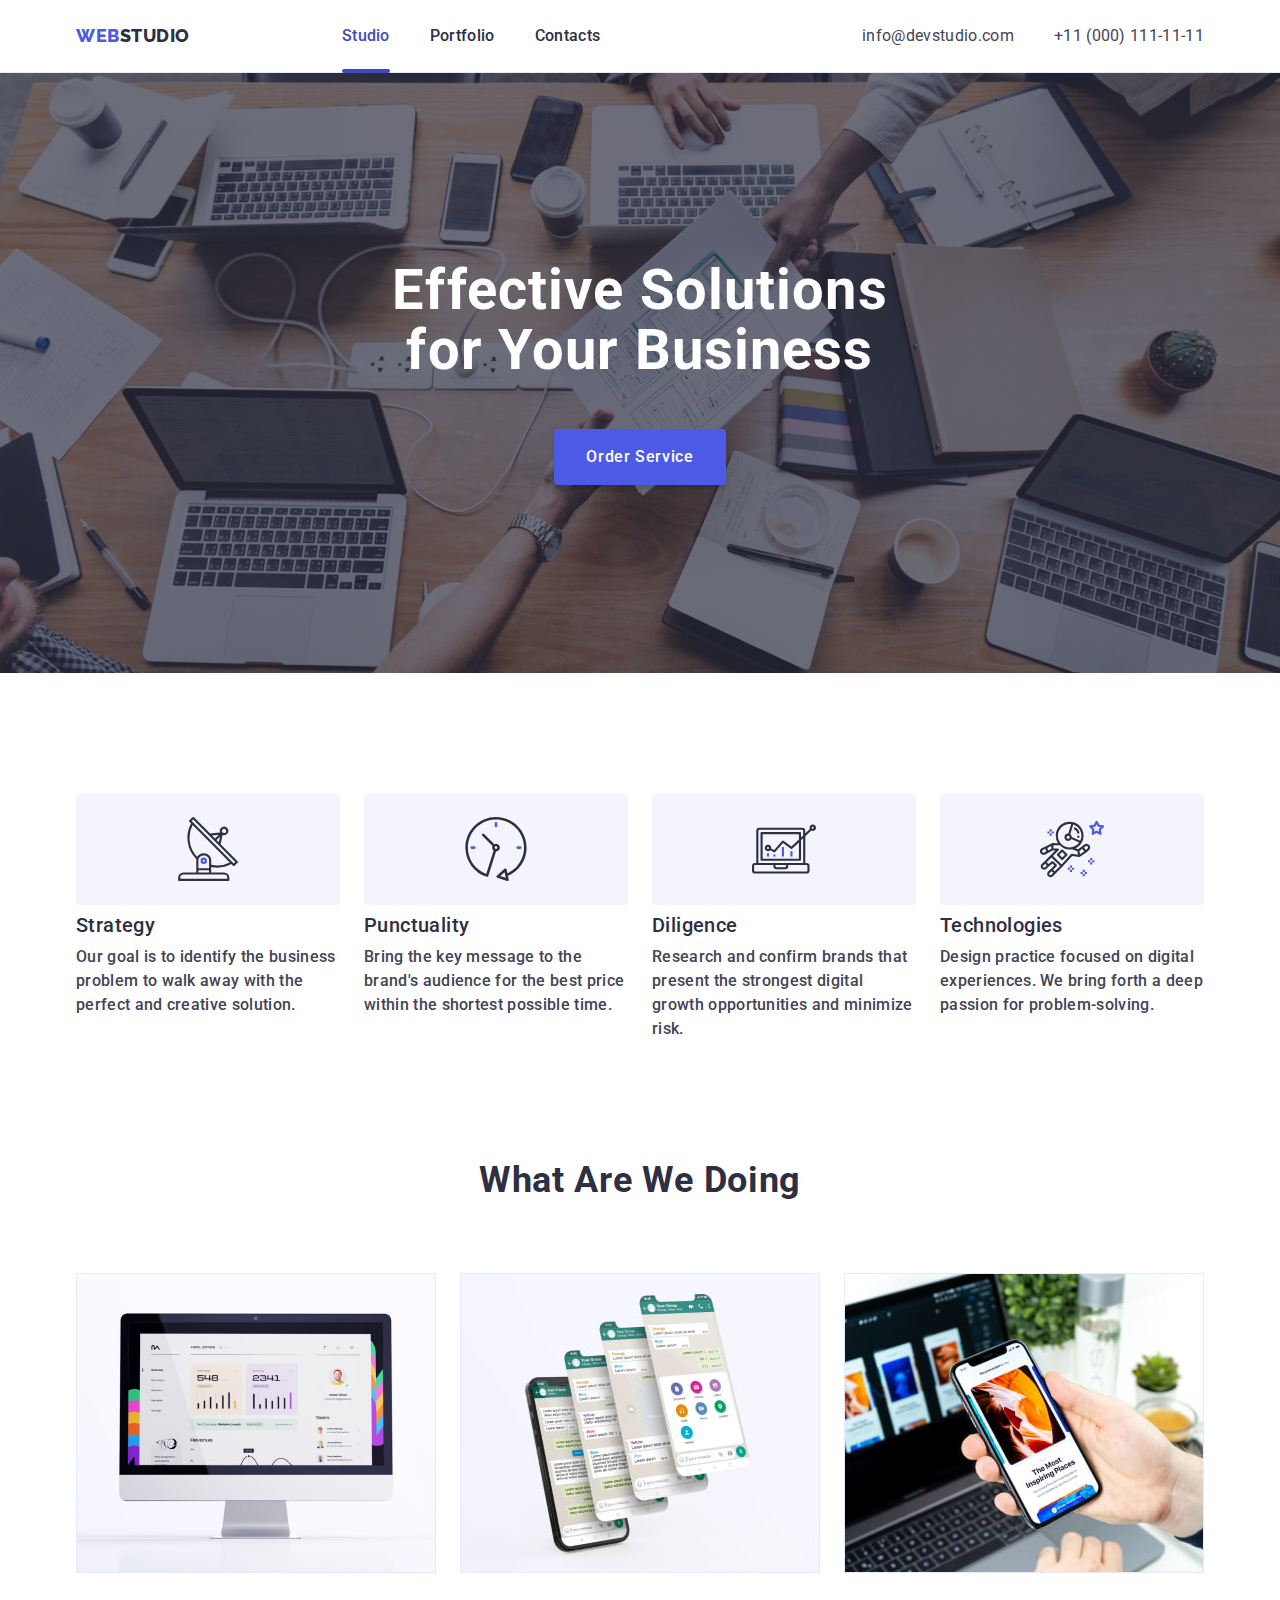
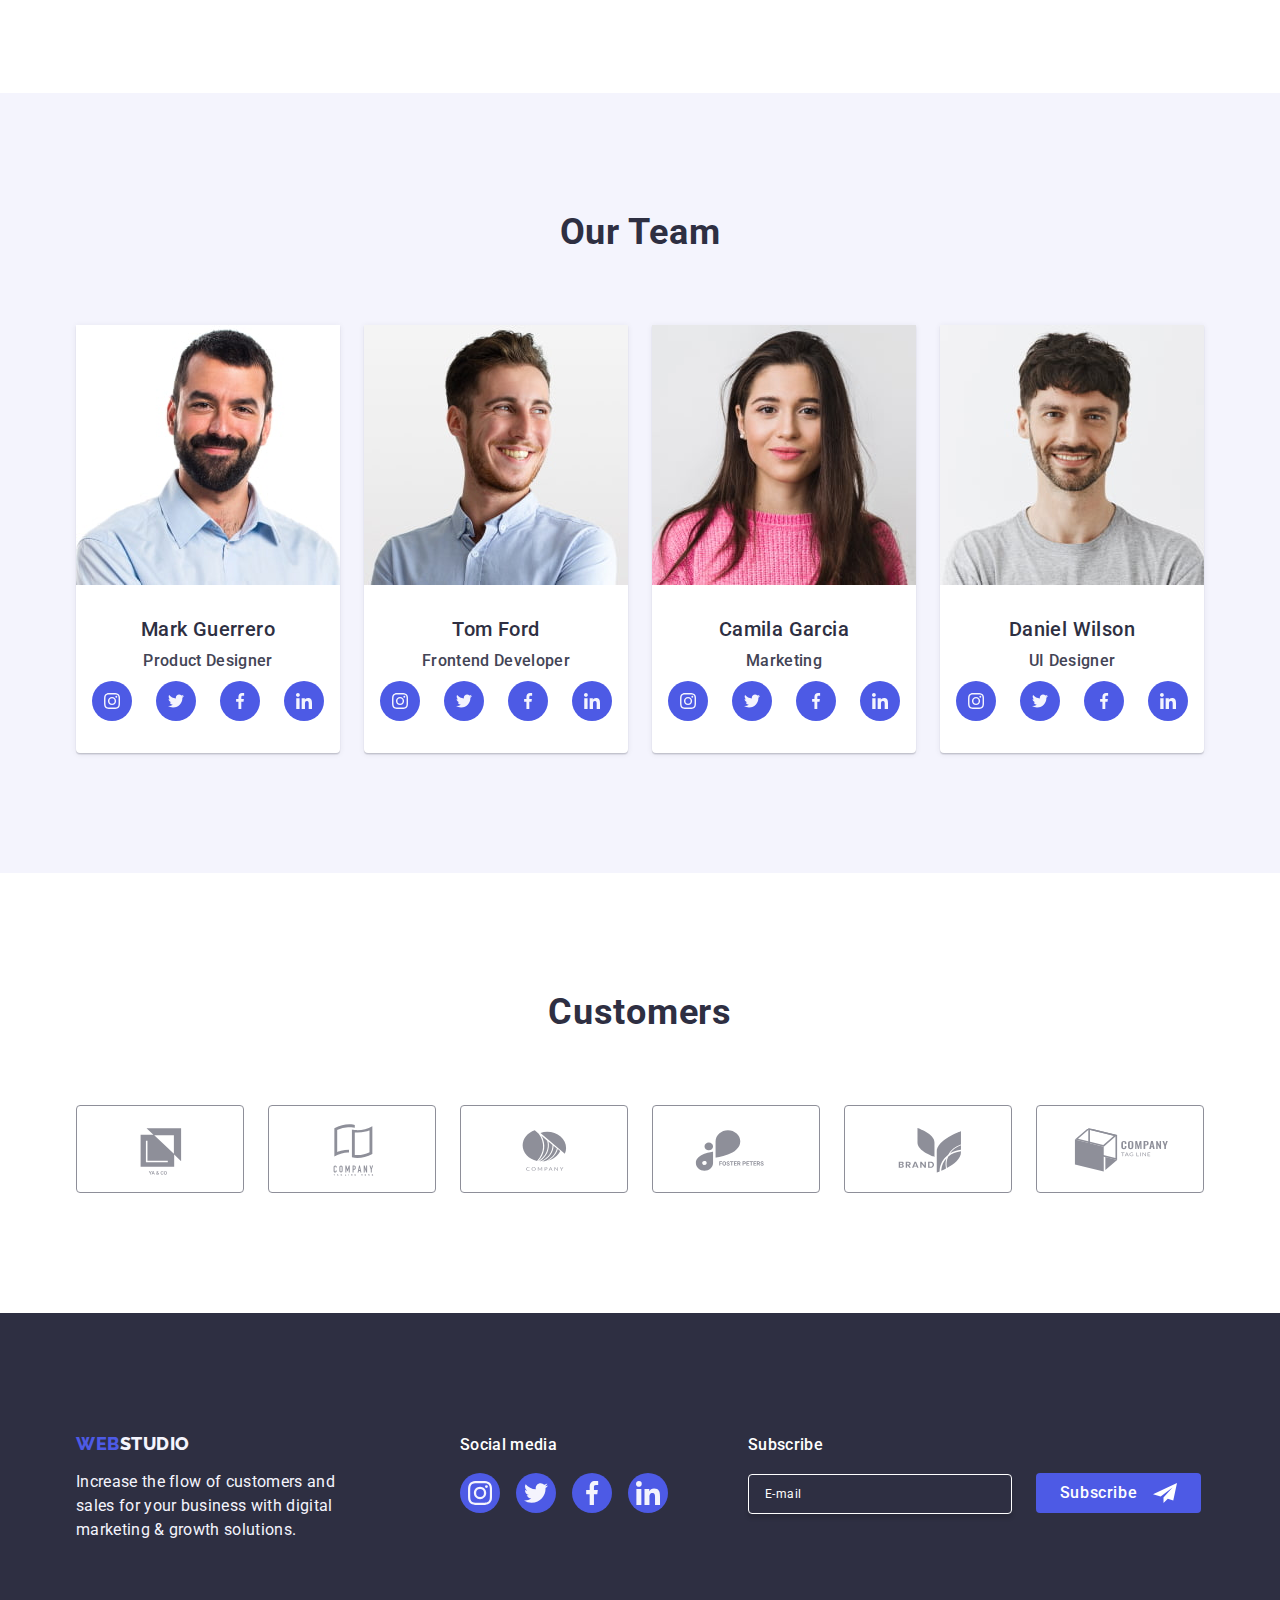
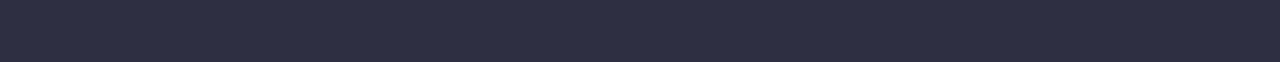
<file: index.html>
<!DOCTYPE html>
<html lang="en">
  <head>
    <meta charset="UTF-8" />
    <link rel="preconnect" href="https://fonts.googleapis.com" />
    <link rel="preconnect" href="https://fonts.gstatic.com" crossorigin />
    <link
      href="https://fonts.googleapis.com/css2?family=Raleway:wght@800&family=Roboto:wght@400;500;700;900&display=swap"
      rel="stylesheet"
    />

    <meta name="viewport" content="width=device-width, initial-scale=1.0" />
    <title>Document</title>
    <link
      rel="stylesheet"
      href="https://cdnjs.cloudflare.com/ajax/libs/modern-normalize/2.0.0/modern-normalize.min.css"
    />
    <link rel="stylesheet" href="./css/styles.css" />
  </head>
  <body>
    <header class="header-wrapper">
      <!-- Logo -->
      <div class="container header-container">
        <nav class="list nav-list">
          <a class="link logo" href="./index.html"
            >Web<span class="studio">Studio</span></a
          >
          <ul class="header-list list">
            <li>
              <a class="link link-menu current" href="./index.html">Studio</a>
            </li>
            <li>
              <a class="link link-menu" href="./portfolio.html">Portfolio</a>
            </li>
            <li>
              <a class="link link-menu" href="">Contacts</a>
            </li>
          </ul>
        </nav>
        <address class="address">
          <ul class="list address-list">
            <li>
              <a class="link link-address" href="mailto:info@devstudio.com"
                >info@devstudio.com</a
              >
            </li>
            <li>
              <a class="link link-address" href="tel:+110001111111"
                >+11 (000) 111-11-11</a
              >
            </li>
          </ul>
        </address>
      </div>
    </header>
    <main>
      <!-- Hero Section 1 -->
      <section class="list-hero">
        <div class="container">
          <h1 class="hero-title">Effective Solutions for Your Business</h1>
          <button class="hero-btn button" type="button" data-modal-open>
            Order Service
          </button>
        </div>
      </section>
      <!-- Advantages Section 2  -->
      <section class="list section">
        <div class="container">
          <h2 class="visually-hidden">Our Advantages</h2>
          <ul class="advantages-list list">
            <li class="advantages-item">
              <div class="icon-container">
                <svg class="icon" width="64" height="64">
                  <use href="./images/icons.svg#icon-antenna"></use>
                </svg>
              </div>
              <h3 class="advantages-item-title">Strategy</h3>
              <p class="advantages-item-text">
                Our goal is to identify the business problem to walk away with
                the perfect and creative solution.
              </p>
            </li>
            <li class="advantages-item">
              <div class="icon-container">
                <svg class="icon" width="64" height="64">
                  <use href="./images/icons.svg#icon-clock"></use>
                </svg>
              </div>
              <h3 class="advantages-item-title">Punctuality</h3>
              <p class="advantages-item-text">
                Bring the key message to the brand's audience for the best price
                within the shortest possible time.
              </p>
            </li>
            <li class="advantages-item">
              <div class="icon-container">
                <svg class="icon" width="64" height="64">
                  <use href="./images/icons.svg#icon-diagram"></use>
                </svg>
              </div>
              <h3 class="advantages-item-title">Diligence</h3>
              <p class="advantages-item-text">
                Research and confirm brands that present the strongest digital
                growth opportunities and minimize risk.
              </p>
            </li>
            <li class="advantages-item">
              <div class="icon-container">
                <svg class="icon" width="64" height="64">
                  <use href="./images/icons.svg#icon-astronaut"></use>
                </svg>
              </div>
              <h3 class="advantages-item-title">Technologies</h3>
              <p class="advantages-item-text">
                Design practice focused on digital experiences. We bring forth a
                deep passion for problem-solving.
              </p>
            </li>
          </ul>
        </div>
      </section>
      <!-- Works Section 3 -->
      <section class="work-section list">
        <div class="container">
          <h2 class="title">What are we doing</h2>
          <ul class="works-list list">
            <li class="works-item">
              <img
                class="works-item-img"
                src="./images/section-2/img1.jpg"
                alt="A computer on a white background"
                width="360"
                height="300"
              />
            </li>
            <li class="works-item">
              <img
                class="works-item-img"
                src="./images/section-2/img2.jpg"
                alt="The phone is turned on "
                width="360"
                height="300"
              />
            </li>
            <li class="works-item">
              <img
                class="works-item-img"
                src="./images/section-2/img3.jpg"
                alt="A phone with the site program in hand"
                width="360"
                height="300"
              />
            </li>
          </ul>
        </div>
      </section>
      <!-- Team Section 4 -->
      <section class="section team-section">
        <div class="container">
          <h2 class="title">Our Team</h2>
          <ul class="team-list list">
            <li class="team-item">
              <img
                class="team-item-img"
                src="./images/section-3/Team-Card1.jpg"
                alt="Team card 1"
                width="264"
                height="260"
              />
              <div class="team-wrapper">
                <h3 class="team-item-title">Mark Guerrero</h3>
                <p class="team-item-text">Product Designer</p>
                <ul class="icon-list list">
                  <li class="icon-item">
                    <a class="icon-item-link" href="">
                      <svg class="team-social-icon icon" width="16" height="16">
                        <use href="./images/icons.svg#icon-instagram"></use>
                      </svg>
                    </a>
                  </li>
                  <li class="icon-item">
                    <a class="icon-item-link" href="">
                      <svg class="team-social-icon icon" width="16" height="16">
                        <use href="./images/icons.svg#icon-twitter"></use>
                      </svg>
                    </a>
                  </li>
                  <li class="icon-item">
                    <a class="icon-item-link" href="">
                      <svg class="team-social-icon icon" width="16" height="16">
                        <use href="./images/icons.svg#icon-facebook"></use>
                      </svg>
                    </a>
                  </li>
                  <li class="icon-item">
                    <a class="icon-item-link" href="">
                      <svg class="team-social-icon icon" width="16" height="16">
                        <use href="./images/icons.svg#icon-linkedin"></use>
                      </svg>
                    </a>
                  </li>
                </ul>
              </div>
            </li>
            <li class="team-item">
              <img
                class="team-item-img"
                src="./images/section-3/Team-Card2.jpg"
                alt="Team Card 2"
                width="264"
                height="260"
              />
              <div class="team-wrapper">
                <h3 class="team-item-title">Tom Ford</h3>
                <p class="team-item-text">Frontend Developer</p>
                <ul class="icon-list list">
                  <li class="icon-item">
                    <a class="icon-item-link" href="">
                      <svg class="team-social-icon icon" width="16" height="16">
                        <use href="./images/icons.svg#icon-instagram"></use>
                      </svg>
                    </a>
                  </li>
                  <li class="icon-item">
                    <a class="icon-item-link" href="">
                      <svg class="icon" width="16" height="16">
                        <use href="./images/icons.svg#icon-twitter"></use>
                      </svg>
                    </a>
                  </li>
                  <li class="icon-item">
                    <a class="icon-item-link" href="">
                      <svg class="icon" width="16" height="16">
                        <use href="./images/icons.svg#icon-facebook"></use>
                      </svg>
                    </a>
                  </li>
                  <li class="icon-item">
                    <a class="icon-item-link" href="">
                      <svg class="icon" width="16" height="16">
                        <use href="./images/icons.svg#icon-linkedin"></use>
                      </svg>
                    </a>
                  </li>
                </ul>
              </div>
            </li>
            <li class="team-item">
              <img
                class="team-item-img"
                src="./images/section-3/Team-Card3.jpg"
                alt="Team Card 3"
                width="264"
                height="260"
              />
              <div class="team-wrapper">
                <h3 class="team-item-title">Camila Garcia</h3>
                <p class="team-item-text">Marketing</p>
                <ul class="icon-list list">
                  <li class="icon-item">
                    <a class="icon-item-link" href="">
                      <svg class="team-social-icon icon" width="16" height="16">
                        <use href="./images/icons.svg#icon-instagram"></use>
                      </svg>
                    </a>
                  </li>
                  <li class="icon-item">
                    <a class="icon-item-link" href="">
                      <svg class="icon" width="16" height="16">
                        <use href="./images/icons.svg#icon-twitter"></use>
                      </svg>
                    </a>
                  </li>
                  <li class="icon-item">
                    <a class="icon-item-link" href="">
                      <svg class="icon" width="16" height="16">
                        <use href="./images/icons.svg#icon-facebook"></use>
                      </svg>
                    </a>
                  </li>
                  <li class="icon-item">
                    <a class="icon-item-link" href="">
                      <svg class="icon" width="16" height="16">
                        <use href="./images/icons.svg#icon-linkedin"></use>
                      </svg>
                    </a>
                  </li>
                </ul>
              </div>
            </li>
            <li class="team-item">
              <img
                class="team-item-img"
                src="./images/section-3/Team-Card4.jpg"
                alt="Team Card 4"
                width="264"
                height="260"
              />
              <div class="team-wrapper">
                <h3 class="team-item-title">Daniel Wilson</h3>
                <p class="team-item-text">UI Designer</p>
                <ul class="icon-list list">
                  <li class="icon-item">
                    <a class="icon-item-link" href="">
                      <svg class="team-social-icon icon" width="16" height="16">
                        <use href="./images/icons.svg#icon-instagram"></use>
                      </svg>
                    </a>
                  </li>
                  <li class="icon-item">
                    <a class="icon-item-link" href="">
                      <svg class="icon" width="16" height="16">
                        <use href="./images/icons.svg#icon-twitter"></use>
                      </svg>
                    </a>
                  </li>
                  <li class="icon-item">
                    <a class="icon-item-link" href="">
                      <svg class="icon" width="16" height="16">
                        <use href="./images/icons.svg#icon-facebook"></use>
                      </svg>
                    </a>
                  </li>
                  <li class="icon-item">
                    <a class="icon-item-link" href="">
                      <svg class="icon" width="16" height="16">
                        <use href="./images/icons.svg#icon-linkedin"></use>
                      </svg>
                    </a>
                  </li>
                </ul>
              </div>
            </li>
          </ul>
        </div>
      </section>
      <!-- Customers Section 5 -->
      <section class="section">
        <div class="container customers-container">
          <h2 class="customers-title title">Customers</h2>
          <ul class="list customers-list">
            <li class="customers-item">
              <a class="customers-link" href="">
                <svg class="customers-icon" width="104" height="56">
                  <use href="./images/icons.svg#icon-Logo"></use>
                </svg>
              </a>
            </li>
            <li class="customers-item">
              <a class="customers-link" href="">
                <svg class="customers-icon" width="104" height="56">
                  <use href="./images/icons.svg#icon-Logo-1"></use>
                </svg>
              </a>
            </li>
            <li class="customers-item">
              <a class="customers-link" href="">
                <svg class="customers-icon" width="104" height="56">
                  <use href="./images/icons.svg#icon-Logo-2"></use>
                </svg>
              </a>
            </li>
            <li class="customers-item">
              <a class="customers-link" href="">
                <svg class="customers-icon" width="104" height="56">
                  <use href="./images/icons.svg#icon-Logo-3"></use>
                </svg>
              </a>
            </li>
            <li class="customers-item">
              <a class="customers-link" href="">
                <svg class="customers-icon" width="104" height="56">
                  <use href="./images/icons.svg#icon-Logo-4"></use>
                </svg>
              </a>
            </li>
            <li class="customers-item">
              <a class="customers-link" href="">
                <svg class="customers-icon" width="104" height="56">
                  <use href="./images/icons.svg#icon-Logo-5"></use>
                </svg>
              </a>
            </li>
          </ul>
        </div>
      </section>
    </main>
    <footer class="list-footer section">
      <div class="footer-container container">
        <div class="logo-foot-container">
          <a class="logo-footer link logo" href="./index.html"
            >Web<span class="logos-studios">Studio</span></a
          >
          <p class="logos-text">
            Increase the flow of customers and sales for your business with
            digital marketing & growth solutions.
          </p>
        </div>
        <div class="social-container">
          <p class="social-title">Social media</p>
          <ul class="social-list list">
            <li class="icon-footer">
              <a class="icon-footer-link" href="">
                <svg class="icon-footer-item" width="24" height="24">
                  <use href="./images/icons.svg#icon-instagram"></use>
                </svg>
              </a>
            </li>
            <li class="icon-footer">
              <a class="icon-footer-link" href="">
                <svg class="icon-footer-item" width="24" height="24">
                  <use href="./images/icons.svg#icon-twitter"></use>
                </svg>
              </a>
            </li>
            <li class="icon-footer">
              <a class="icon-footer-link" href="">
                <svg class="icon-footer-item" width="24" height="24">
                  <use href="./images/icons.svg#icon-facebook"></use>
                </svg>
              </a>
            </li>
            <li class="icon-footer">
              <a class="icon-footer-link" href="">
                <svg class="icon-footer-item" width="24" height="24">
                  <use href="./images/icons.svg#icon-linkedin"></use>
                </svg>
              </a>
            </li>
          </ul>
        </div>
        <div class="subscribe-container">
          <p class="subscribe-title title">Subscribe</p>
          <form class="form-sbc" name="subscribe-form" autocomplete="off">
            <label class="sbc-label">
              <input
                class="input-sbc"
                type="email"
                name="email-user"
                placeholder="E-mail"
              />
            </label>
            <button class="subscribe-btn button" type="submit">
              Subscribe
              <svg class="icon-sbc" width="24" height="24">
                <use href="./images/icons.svg#icon-airplane"></use>
              </svg>
            </button>
          </form>
        </div>
      </div>
    </footer>
    <!-- Modal window -->
    <div class="backdrop is-hidden" data-modal>
      <div class="modal">
        <button class="modal-btn" type="button" data-modal-close>
          <svg class="modal-btn-icon" width="8" height="8">
            <use href="./images/icons.svg#icon-close-black"></use>
          </svg>
        </button>
        <p class="leave-title">Leave your contacts and we will call you back</p>
        <!--Leave your contacts and we will call you back  -->
        <form class="form-contact" name="leave_your_contacts" autocomplete="on">
          <div class="form-field">
            <label class="label-contact" for="user-name">Name</label>
            <div class="modal-field">
              <input
                id="user-name"
                class="modal-input"
                type="text"
                name="user-name"
                required
              />
              <svg class="modal-icon icon" width="18" height="24">
                <use href="./images/icons.svg#icon-person"></use>
              </svg>
            </div>
          </div>
          <div class="form-field">
            <label class="label-contact" for="tel-user">Phone</label>
            <div class="modal-field">
              <input
                class="modal-input"
                id="tel-user"
                type="tel"
                name="tel_users"
                required
              />
              <svg class="modal-icon icon" width="18" height="24">
                <use href="./images/icons.svg#icon-phone"></use>
              </svg>
            </div>
          </div>
          <div class="form-field">
            <label class="label-contact" for="contacts-email">Email</label>
            <div class="modal-field">
              <input
                class="modal-input"
                type="email"
                id="contacts-email"
                name="contacts-email"
                required
              />
              <svg class="modal-icon icon" width="18" height="24">
                <use href="./images/icons.svg#icon-email"></use>
              </svg>
            </div>
          </div>
          <div class="form-field-comment">
            <label class="label-contact" for="user-comment">Comment</label>
            <textarea
              class="modal-comment"
              name="user-comment"
              id="user-comment"
              rows="8"
              placeholder="Text input"
            ></textarea>
          </div>
          <div class="modal-agreement">
            <input
              class="privacy-policy visually-hidden"
              id="user-privacy"
              type="checkbox"
              name="user-privacy"
              value="true"
            />
            <label class="modal-privacy" for="user-privacy">
              <span class="modal-privacy-description">
                <svg class="vector icon" width="10" height="8">
                  <use href="./images/icons.svg#icon-Vector"></use>
                </svg>
              </span>
              I accept the terms and conditions of the
              <a class="link-agreement link" href="">Privacy Policy</a>
            </label>
          </div>
          <button class="contacts-btn" type="submit">Send</button>
        </form>
      </div>
    </div>
    <script src="./js/modal.js"></script>
  </body>
</html>
</file>
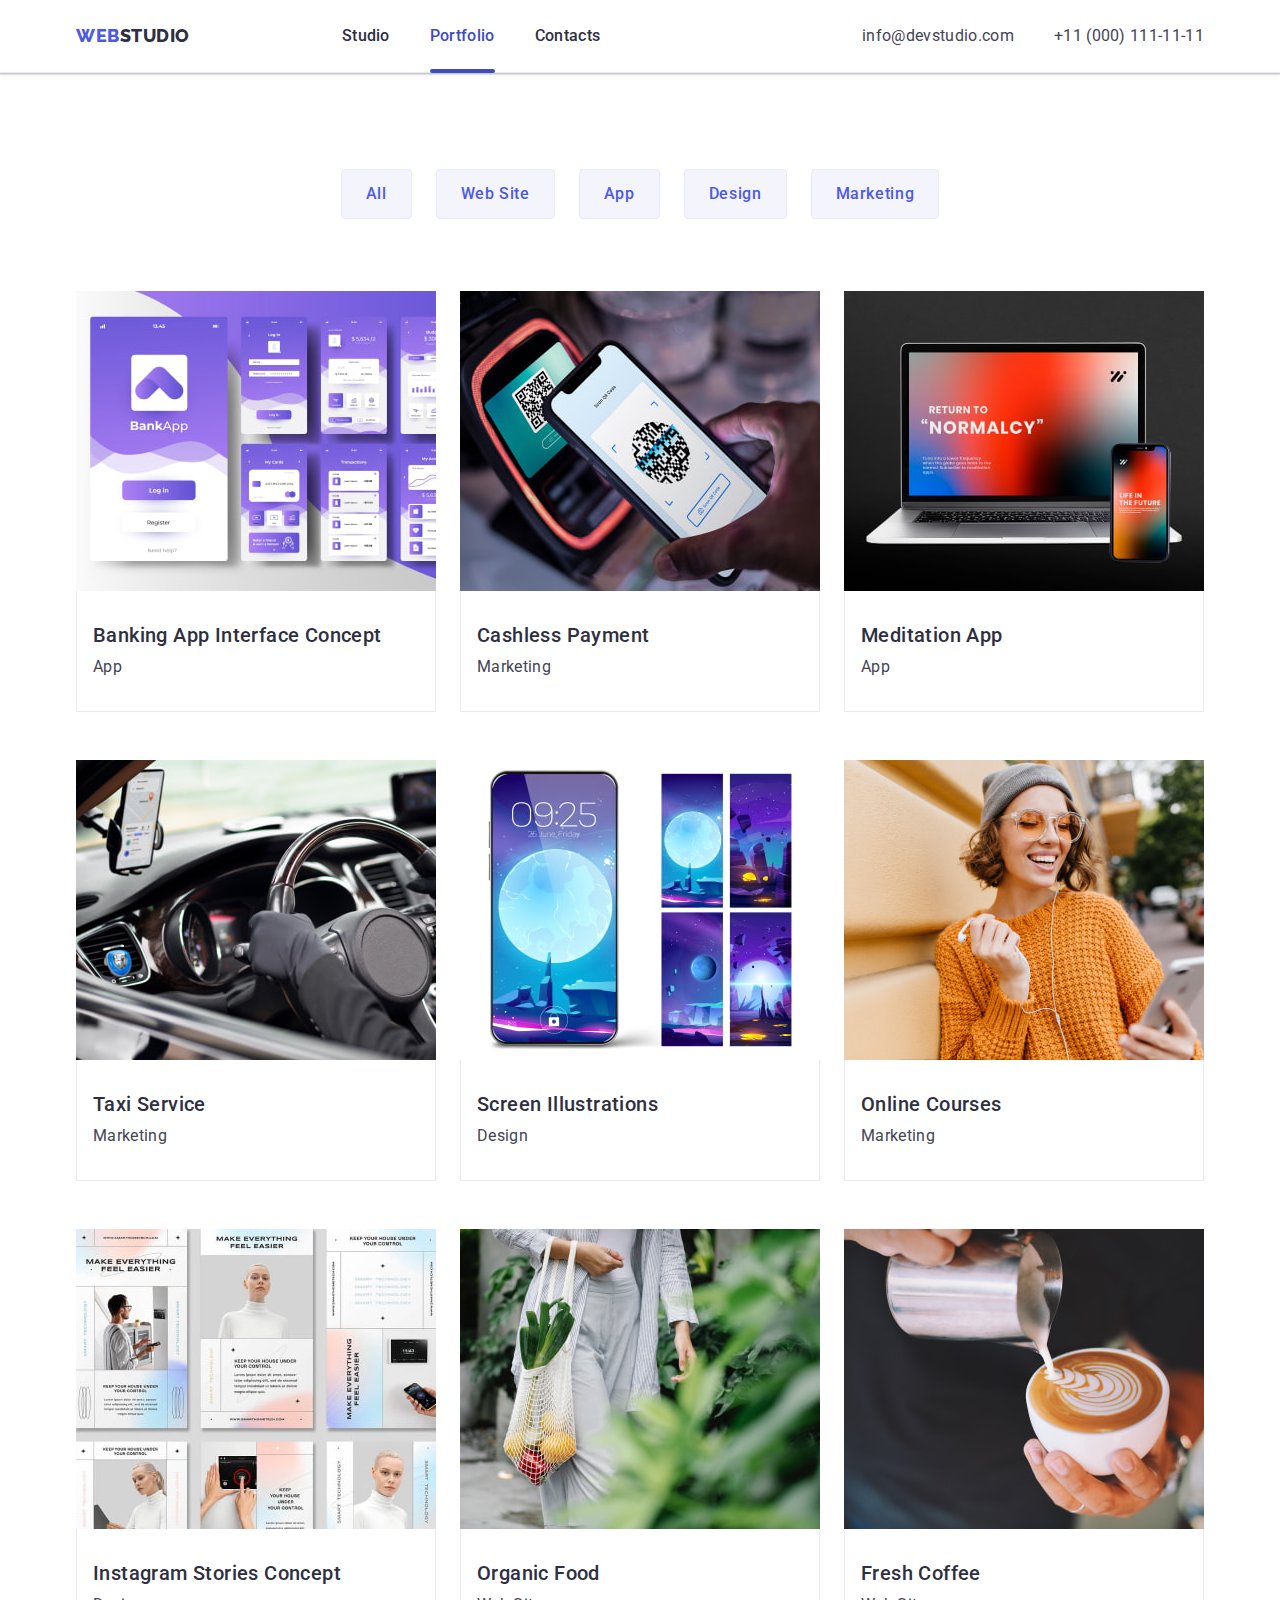
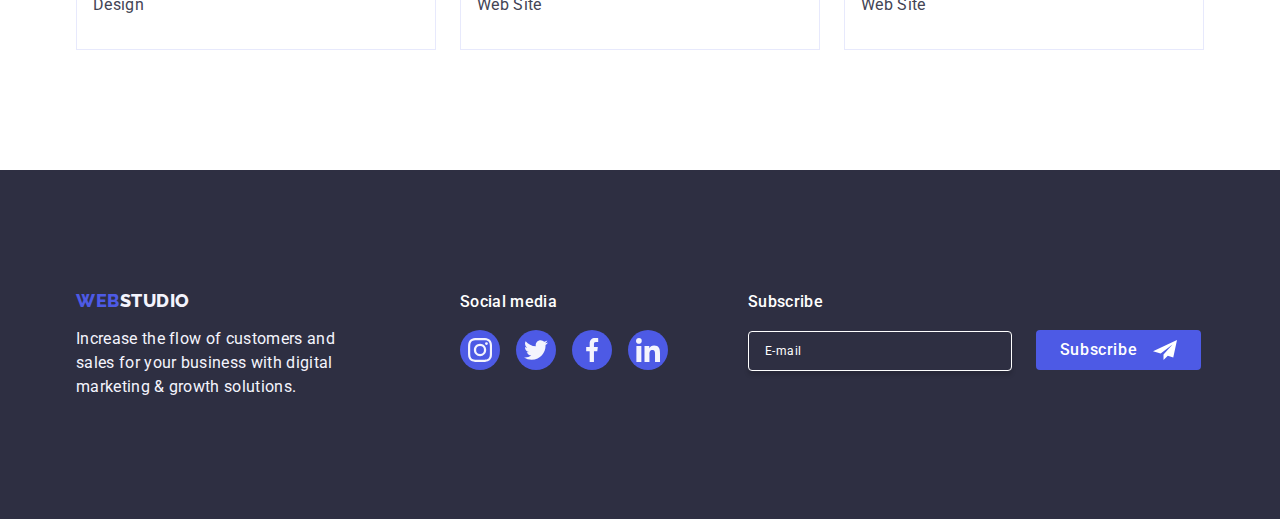
<file: portfolio.html>
<!DOCTYPE html>
<html lang="en">
  <head>
    <meta charset="UTF-8" />
    <link rel="preconnect" href="https://fonts.googleapis.com" />
    <link rel="preconnect" href="https://fonts.gstatic.com" crossorigin />
    <link
      href="https://fonts.googleapis.com/css2?family=Raleway:wght@800&family=Roboto:wght@400;500;700;900&display=swap"
      rel="stylesheet"
    />
    <meta name="viewport" content="width=device-width, initial-scale=1.0" />
    <title>Document</title>
    <link
      rel="stylesheet"
      href="https://cdnjs.cloudflare.com/ajax/libs/modern-normalize/2.0.0/modern-normalize.min.css"
    />
    <link rel="stylesheet" href="./css/styles.css" />
  </head>
  <body>
    <header class="header-wrapper">
      <!-- Logo -->
      <div class="container header-container">
        <nav class="list nav-list">
          <a class="link logo" href="./index.html"
            >Web<span class="studio">Studio</span></a
          >
          <ul class="header-list list">
            <li>
              <a class="link link-menu" href="./index.html">Studio</a>
            </li>
            <li>
              <a class="link link-menu current" href="./portfolio.html"
                >Portfolio</a
              >
            </li>
            <li>
              <a class="link link-menu" href="">Contacts</a>
            </li>
          </ul>
        </nav>
        <address class="address">
          <ul class="list address-list">
            <li>
              <a class="link link-address" href="mailto:info@devstudio.com"
                >info@devstudio.com</a
              >
            </li>
            <li>
              <a class="link link-address" href="tel:+110001111111"
                >+11 (000) 111-11-11</a
              >
            </li>
          </ul>
        </address>
      </div>
    </header>
    <main>
      <section class="portfolio-section">
        <div class="container">
          <h1 class="visually-hidden">Portfolio</h1>
          <!--Filters -->
          <ul class="list list-filters">
            <li>
              <button class="filters-btn button" type="button">All</button>
            </li>
            <li>
              <button class="filters-btn button" type="button">Web Site</button>
            </li>
            <li>
              <button class="filters-btn button" type="button">App</button>
            </li>
            <li>
              <button class="filters-btn button" type="button">Design</button>
            </li>
            <li>
              <button class="filters-btn button" type="button">
                Marketing
              </button>
            </li>
          </ul>
          <!--Option-->
          <ul class="list option-list">
            <li class="option-item">
              <a class="option-link link" href="#">
                <div class="option-box">
                  <img
                    class="option-item-img"
                    src="./images/portfolio/img-3-p.jpg"
                    alt="Banking App"
                    width="360"
                    height="300"
                  />
                  <p class="overlay overlay-text">
                    14 Stylish and User-Friendly App Design Concepts · Task
                    Manager App · Calorie Tracker App · Exotic Fruit Ecommerce
                    App · Cloud Storage App
                  </p>
                </div>
                <div class="option-wrapper">
                  <h2 class="option-title">Banking App Interface Concept</h2>
                  <p class="option-text">App</p>
                </div>
              </a>
            </li>
            <li class="option-item">
              <a class="option-link link" href="#">
                <div class="option-box">
                  <img
                    class="option-item-img"
                    src="./images/portfolio/img-2-p.jpg"
                    alt="Cashless Payment"
                    width="360"
                    height="300"
                  />
                  <p class="overlay overlay-text">
                    14 Stylish and User-Friendly App Design Concepts · Task
                    Manager App · Calorie Tracker App · Exotic Fruit Ecommerce
                    App · Cloud Storage App
                  </p>
                </div>
                <div class="option-wrapper">
                  <h2 class="option-title">Cashless Payment</h2>
                  <p class="option-text">Marketing</p>
                </div>
              </a>
            </li>
            <li class="option-item">
              <a class="option-link link" href="#">
                <div class="option-box">
                  <img
                    class="option-item-img"
                    src="./images/portfolio/img-1-p.jpg"
                    alt="Cashless Payment"
                    width="360"
                    height="300"
                  />
                  <p class="overlay overlay-text">
                    14 Stylish and User-Friendly App Design Concepts · Task
                    Manager App · Calorie Tracker App · Exotic Fruit Ecommerce
                    App · Cloud Storage App
                  </p>
                </div>
                <div class="option-wrapper">
                  <h2 class="option-title">Meditation App</h2>
                  <p class="option-text">App</p>
                </div>
              </a>
            </li>
            <li class="option-item">
              <a class="option-link link" href="#">
                <div class="option-box">
                  <img
                    class="option-item-img"
                    src="./images/portfolio/img-4-p.jpg"
                    alt="Taxi Server"
                    width="360"
                    height="300"
                  />
                  <p class="overlay overlay-text">
                    14 Stylish and User-Friendly App Design Concepts · Task
                    Manager App · Calorie Tracker App · Exotic Fruit Ecommerce
                    App · Cloud Storage App
                  </p>
                </div>
                <div class="option-wrapper">
                  <h2 class="option-title">Taxi Service</h2>
                  <p class="option-text">Marketing</p>
                </div>
              </a>
            </li>
            <li class="option-item">
              <a class="option-link link" href="#">
                <div class="option-box">
                  <img
                    class="option-item-img"
                    src="./images/portfolio/img-5-p.jpg"
                    alt="Screen Illustration"
                    width="360"
                    height="300"
                  />
                  <p class="overlay overlay-text">
                    14 Stylish and User-Friendly App Design Concepts · Task
                    Manager App · Calorie Tracker App · Exotic Fruit Ecommerce
                    App · Cloud Storage App
                  </p>
                </div>
                <div class="option-wrapper">
                  <h2 class="option-title">Screen Illustrations</h2>
                  <p class="option-text">Design</p>
                </div>
              </a>
            </li>
            <li class="option-item">
              <a class="option-link link" href="#">
                <div class="option-box">
                  <img
                    class="option-item-img"
                    src="./images/portfolio/img-6-p.jpg"
                    alt="Online Courses"
                    width="360"
                    height="300"
                  />
                  <p class="overlay overlay-text">
                    14 Stylish and User-Friendly App Design Concepts · Task
                    Manager App · Calorie Tracker App · Exotic Fruit Ecommerce
                    App · Cloud Storage App
                  </p>
                </div>
                <div class="option-wrapper">
                  <h2 class="option-title">Online Courses</h2>
                  <p class="option-text">Marketing</p>
                </div>
              </a>
            </li>
            <li class="option-item">
              <a class="option-link link" href="#">
                <div class="option-box">
                  <img
                    class="option-item-img"
                    src="./images/portfolio/img-7-p.jpg"
                    alt="Instagram Stories Concept"
                    width="360"
                    height="300"
                  />
                  <p class="overlay overlay-text">
                    14 Stylish and User-Friendly App Design Concepts · Task
                    Manager App · Calorie Tracker App · Exotic Fruit Ecommerce
                    App · Cloud Storage App
                  </p>
                </div>
                <div class="option-wrapper">
                  <h2 class="option-title">Instagram Stories Concept</h2>
                  <p class="option-text">Design</p>
                </div>
              </a>
            </li>
            <li class="option-item">
              <a class="option-link link" href="#">
                <div class="option-box">
                  <img
                    class="option-item-img"
                    src="./images/portfolio/img-8-p.jpg"
                    alt="Organic Food"
                    width="360"
                    height="300"
                  />
                  <p class="overlay overlay-text">
                    14 Stylish and User-Friendly App Design Concepts · Task
                    Manager App · Calorie Tracker App · Exotic Fruit Ecommerce
                    App · Cloud Storage App
                  </p>
                </div>
                <div class="option-wrapper">
                  <h2 class="option-title">Organic Food</h2>
                  <p class="option-text">Web Site</p>
                </div>
              </a>
            </li>
            <li class="option-item">
              <a class="option-link link" href="#">
                <div class="option-box">
                  <img
                    class="option-item-img"
                    src="./images/portfolio/img-9-p.jpg"
                    alt="Fresh Coffee"
                    width="360"
                    height="300"
                  />
                  <p class="overlay overlay-text">
                    14 Stylish and User-Friendly App Design Concepts · Task
                    Manager App · Calorie Tracker App · Exotic Fruit Ecommerce
                    App · Cloud Storage App
                  </p>
                </div>
                <div class="option-wrapper">
                  <h2 class="option-title">Fresh Coffee</h2>
                  <p class="option-text">Web Site</p>
                </div>
              </a>
            </li>
          </ul>
        </div>
      </section>
    </main>
    <footer class="list-footer section">
      <div class="footer-container container">
        <div class="logo-foot-container">
          <a class="logo-footer link logo" href="./index.html"
            >Web<span class="logos-studios">Studio</span></a
          >
          <p class="logos-text">
            Increase the flow of customers and sales for your business with
            digital marketing & growth solutions.
          </p>
        </div>
        <div class="social-container">
          <p class="social-title">Social media</p>
          <ul class="social-list list">
            <li class="icon-footer">
              <a class="icon-footer-link" href="">
                <svg class="icon-footer-item" width="24" height="24">
                  <use href="./images/icons.svg#icon-instagram"></use>
                </svg>
              </a>
            </li>
            <li class="icon-footer">
              <a class="icon-footer-link" href="">
                <svg class="icon-footer-item" width="24" height="24">
                  <use href="./images/icons.svg#icon-twitter"></use>
                </svg>
              </a>
            </li>
            <li class="icon-footer">
              <a class="icon-footer-link" href="">
                <svg class="icon-footer-item" width="24" height="24">
                  <use href="./images/icons.svg#icon-facebook"></use>
                </svg>
              </a>
            </li>
            <li class="icon-footer">
              <a class="icon-footer-link" href="">
                <svg class="icon-footer-item" width="24" height="24">
                  <use href="./images/icons.svg#icon-linkedin"></use>
                </svg>
              </a>
            </li>
          </ul>
        </div>
        <div class="subscribe-container">
          <p class="subscribe-title title">Subscribe</p>
          <form class="form-sbc" name="subscribe-form" autocomplete="off">
            <label class="sbc-label">
              <input
                class="input-sbc"
                type="email"
                name="email-user"
                placeholder="E-mail"
              />
            </label>
            <button class="subscribe-btn button" type="submit">
              Subscribe
              <svg class="icon-sbc" width="24" height="24">
                <use href="./images/icons.svg#icon-airplane"></use>
              </svg>
            </button>
          </form>
        </div>
      </div>
    </footer>
  </body>
</html>
</file>
<file: css/styles.css>
:root {
  /* Color */
  --iris: #4d5ae5;
  --ocean: #404bbf;
  --navy-blue: #2e2f42;
  --green: #31d0aa;
  --text-color: #2e2f42;
  --lightslate: #8e8f99;
  --cornflower: #e7e9fc;
  --cloud: #f4f4fd;
  --modal-overlay-color: #2e2f42;
  --hero-background-color: #2e2f42;
  --white-background-color: #ffffff;
  --dairy: #fcfcfc;
  --slate: #434455;
  /* Font */
  --primary-font: 'Raleway', sans-serif;
  --title-font: 'Roboto', sans-serif;
}

/**
  |============================
  |Base style
  |============================
} */

body {
  font-family: 'Roboto', sans-serif;
  font-size: 16px;
  font-style: normal;
  font-weight: 400;
  line-height: 1.5;
  letter-spacing: 0.02em;
  color: #434455;
  background-color: var(--white-background-color);
  margin: 0;
}
.visually-hidden {
  position: absolute;
  width: 1px;
  height: 1px;
  margin: -1px;
  border: 0;
  padding: 0;
  white-space: nowrap;
  clip-path: inset(100%);
  clip: rect(0 0 0 0);
  overflow: hidden;
}

textarea {
  resize: none;
}

ul {
  margin: 0;
  padding: 0;
  list-style-type: none;
}
h1,
h2,
h3,
h4,
h5,
h6,
p {
  margin: 0;
}

.list {
  list-style: none;
  padding: 0;
  margin: 0;
}
.link {
  color: currentColor;
  text-decoration: none;
  display: inline-block;
}

.button {
  cursor: pointer;
}
img {
  display: block;
  max-width: 100%;
  height: auto;
}

.container {
  max-width: 1158px;
  margin-left: auto;
  margin-right: auto;
  padding-left: 15px;
  padding-right: 15px;
}
.section {
  padding: 120px 0;
}

.title {
  color: var(--navy-blue, #2e2f42);
  text-align: center;
  font-family: var(--title-font);
  font-size: 36px;
  font-weight: 700;
  line-height: 1.11; /* 111.111% */
  letter-spacing: 0.72px;
  text-transform: capitalize;
  margin-bottom: 72px;
}
.icon {
  list-style: none;
  padding: 0;
  margin: 0;
}

/**
  |============================
  | Header
  |============================
*/
.header-wrapper {
  border-bottom: 1px solid var(--cornflower, #e7e9fc);
  background: var(--white, #fff);
  box-shadow: 0px 1px 6px 0px rgba(46, 47, 66, 0.08),
    0px 1px 1px 0px rgba(46, 47, 66, 0.16),
    0px 2px 1px 0px rgba(46, 47, 66, 0.08);
}

.header-container {
  display: flex;
  justify-content: space-between;
}

.nav-list {
  display: flex;
  align-items: center;
}

.header-list {
  display: flex;
  gap: 40px;
}

.logo {
  color: var(--iris, #4d5ae5);
  font-family: 'Raleway', sans-serif;
  font-size: 18px;
  font-style: normal;
  font-weight: 800;
  line-height: 1.17; /* 116.667% */
  letter-spacing: 0.03em;
  text-transform: uppercase;
  text-decoration: none;
  margin-right: 76px;
}

.studio {
  color: var(--navy-blue, #2e2f42);
  font-family: 'Raleway', sans-serif;
  font-size: 18px;
  font-style: normal;
  font-weight: 800;
  line-height: 1.17; /* 116.667% */
  letter-spacing: 0.03em;
  text-transform: uppercase;
  margin-right: 76px;
}
.list {
  color: var(--navy-blue, #2e2f42);
  font-family: Roboto;
  font-size: 16px;
  font-weight: 500;
  line-height: 1.5; /* 150% */
  letter-spacing: 0.02em;
}

.link-menu {
  font-size: 16px;
  font-weight: 500;
  line-height: 1.5; /* 150% */
  letter-spacing: 0.02em;
  color: var(--navy-blue, #2e2f42);
  text-decoration: none;
  padding: 24px 0;
  position: relative;
  transition: color 250ms cubic-bezier(0.4, 0, 0.2, 1);
}

.link-menu:hover,
.link-menu:focus {
  color: var(--ocean, #404bbf);
}

.link-menu.current {
  color: #404bbf;
}

.link-menu::after {
  content: '';
  display: block;
  width: 100%;
  height: 4px;
  border-radius: 2px;
  position: absolute;
  bottom: -1px;
  left: 0;
}

.link-menu.current::after {
  background: var(--ocean, #404bbf);
}

.address-list {
  display: flex;
  gap: 40px;
  padding-top: 24px;
  padding-bottom: 24px;
}

.address .link-address:hover,
.address .link-address:focus {
  color: var(--ocean, #404bbf);
}
.address {
  font-style: normal;
}
.link-address {
  font-family: var(--title-font);
  font-size: 16px;
  font-weight: 400;
  line-height: 1.5; /* 150% */
  letter-spacing: 0.32px;
  color: var(--slate, #434455);
  text-decoration: none;
  transition: color 250ms cubic-bezier(0.4, 0, 0.2, 1);
}

/**
  |============================
  | Hero
  |============================
*/

.list-hero {
  padding: 188px 0;
  max-width: 1440px;
  height: 600px;
  margin: 0 auto;
  background-color: var(--navy-blue, #2e2f42);
  display: flex;
  flex-direction: column;
  align-items: center;
  background-image: linear-gradient(
      rgba(46, 47, 66, 0.7),
      rgba(46, 47, 66, 0.7)
    ),
    url(../images/hero-img/people-office1.jpg);
  background-repeat: no-repeat;
  background-position: center;
  background-size: cover;
}
.hero-title {
  font-family: var(--title-font);
  font-size: 56px;
  font-weight: 700;
  line-height: 1.07; /* 107.143% */
  color: var(--white, #fff);
  text-align: center;
  letter-spacing: 1.12px;
  max-width: 496px;
  margin: auto;
  margin-bottom: 48px;
}
.hero-btn {
  font-family: var(--title-font);
  font-size: 16px;
  font-weight: 500;
  background-color: var(--iris, #4d5ae5);
  color: var(--white, #fff);
  line-height: 1.5; /* 150% */
  letter-spacing: 0.04em;
  cursor: pointer;
  padding: 16px 32px;
  border-radius: 4px;
  box-shadow: 0px 4px 4px 0px rgba(0, 0, 0, 0.15);
  margin: auto;
  border: 0px;
  min-width: 169px;
  display: block;
  transition: background-color 250ms cubic-bezier(0.4, 0, 0.2, 1);
}

.hero-btn:hover,
.hero-btn:focus {
  background-color: var(--ocean, #404bbf);
}
/**
  |============================
  | Advantages
  |============================
*/

.icon-container {
  padding: 24px 100px;
  display: flex;
  justify-content: center;
  align-items: center;
  border-radius: 4px;
  background: var(--cloud, #f4f4fd);
  margin-bottom: 8px;
}
.advantages-list {
  display: flex;
  gap: 24px;
}
.advantages-item {
  flex-basis: calc((100% - 24px * 3) / 4);
}

.advantages-item-title {
  font-family: var(--title-font);
  font-size: 20px;
  font-weight: 500;
  line-height: 1.2; /* 120% */
  color: var(--navy-blue, #2e2f42);
  letter-spacing: 0.4px;
  margin-bottom: 8px;
}
.advantages-item-text {
  font-family: var(--title-font);
  font-size: 16px;
  line-height: 1.5; /* 150% */
  color: var(--slate, #434455);
  letter-spacing: 0.32px;
}
/**
  |============================
  | Works
  |============================
*/
.work-section {
  padding-bottom: 120px;
}
.works-list {
  display: flex;
  gap: 24px;
}

/**
  |============================
  | Team
  |============================
*/

.icon-list {
  display: flex;
  flex-wrap: wrap;
  gap: 24px;
  justify-content: center;
  align-items: center;
}

.icon-item {
  width: 40px;
  height: 40px;
}

.icon-item-link:hover,
.icon-item-link:focus {
  background-color: var(--ocean);
}

.icon-item-link {
  width: 100%;
  height: 100%;
  background-color: var(--iris);
  border-radius: 50%;
  display: flex;
  justify-content: center;
  align-items: center;
  transition: background-color 250ms cubic-bezier(0.4, 0, 0.2, 1);
}
.team-social-icon {
  fill: var(--cloud);
}

.team-section {
  background-color: #f4f4fd;
}

.team-list {
  display: flex;
  gap: 24px;
}

.team-wrapper {
  padding: 32px 0;
}
.team-item {
  border-radius: 0px 0px 4px 4px;
  background: var(--white, #fff);
  box-shadow: 0px 2px 1px 0px rgba(46, 47, 66, 0.08),
    0px 1px 1px 0px rgba(46, 47, 66, 0.16),
    0px 1px 6px 0px rgba(46, 47, 66, 0.08);
}
.team-item-title {
  font-family: var(--title-font);
  font-size: 20px;
  font-weight: 500;
  line-height: 1.2; /* 120% */
  color: var(--navy-blue, #2e2f42);
  background-color: #ffffff;
  text-align: center;
  letter-spacing: 0.4px;
  margin-bottom: 8px;
}
.team-item-text {
  font-size: 16px;
  line-height: 1.5; /* 150% */
  color: var(--slate, #434455);
  text-align: center;
  letter-spacing: 0.32px;
  margin-bottom: 8px;
}

/**
  |============================
  | Customers
  |============================
*/

.customers-list {
  display: flex;
  justify-content: space-between;
  gap: 24px;
}
.customers-item {
  display: flex;
  justify-content: center;
  align-items: center;
  width: calc((100% - 120px) / 6);
  height: 88px;
}

.customers-link {
  display: flex;
  justify-content: center;
  align-items: center;
  padding: 16px 32px;
  width: 100%;
  height: 100%;
  color: var(--lightslate);
  border: 1px solid var(--lightslate);
  border-radius: 4px;
  transition: border-color 250ms cubic-bezier(0.4, 0, 0.2, 1),
    color 250ms cubic-bezier(0.4, 0, 0.2, 1);
}

.customers-link:hover,
.customers-link:focus {
  color: var(--ocean);
  border-color: 1px solid var(--ocean);
}
.customers-icon {
  fill: currentColor;
}

/**
  |============================
  | Section Portfolio
  |============================
*/

.portfolio-section {
  padding-top: 96px;
  padding-bottom: 120px;
}

/**
  |============================
  | Filters
  |============================
*/

.filters-btn {
  border: 1px solid var(--cornflower, #e7e9fc);
  cursor: pointer;
  color: var(--iris, #4d5ae5);
  background: var(--cloud, #f4f4fd);
  text-align: center;
  font-family: 'Roboto', sans-serif;
  font-size: 16px;
  font-weight: 500;
  line-height: 1.5; /* 150% */
  letter-spacing: 0.04em;
  padding: 12px 24px;
  border-radius: 4px;
  transition: color 250ms cubic-bezier(0.4, 0, 0.2, 1),
    background-color 250ms cubic-bezier(0.4, 0, 0.2, 1),
    border-color 250ms cubic-bezier(0.4, 0, 0.2, 1),
    box-shadow 250ms cubic-bezier(0.4, 0, 0.2, 1);
}

.filters-btn:hover,
.filters-btn:focus {
  color: #ffffff;
  border: 1px solid transparent;
  border-radius: 4px;
  background: var(--ocean, #404bbf);
  box-shadow: 0px 2px 2px 0px rgba(0, 0, 0, 0.12),
    0px 2px 1px 0px rgba(0, 0, 0, 0.08), 0px 3px 1px 0px rgba(0, 0, 0, 0.1);
}

.list-filters {
  display: flex;
  justify-content: center;
  gap: 24px;

  margin-bottom: 72px;
}

/**
  |============================
  |  Option
  |============================
*/

.option-wrapper {
  border: 1px solid var(--cornflower, #e7e9fc);
  background: var(--white, #fff);
  padding: 32px 16px;
  border-top: none;
  min-width: 360px;
}

.option-list {
  display: flex;
  flex-wrap: wrap;
  gap: 48px 24px;
}

.option-title {
  color: var(--navy-blue, #2e2f42);
  font-size: 20px;
  font-weight: 500;
  line-height: 1.2; /* 120% */
  letter-spacing: 0.02em;
  text-transform: none;
  margin-bottom: 8px;
}
.option-text {
  color: var(--slate, #434455);
  font-size: 16px;
  font-style: normal;
  font-weight: 400;
  line-height: 24px; /* 150% */
  letter-spacing: 0.32px;
  text-transform: none;
}
.option-item {
  transition: box-shadow 250ms cubic-bezier(0.4, 0, 0.2, 1);
}
.option-link:hover .overlay {
  transform: translateY(0);
}
.option-link:focus .overlay {
  transform: translateY(0);
}

.option-link {
  display: block;
  transition: box-shadow 250ms cubic-bezier(0.4, 0, 0.2, 1);
}

.option-link:hover,
.option-link:focus {
  box-shadow: 0px 1px 6px rgba(46, 47, 66, 0.08),
    0px 1px 1px rgba(46, 47, 66, 0.16), 0px 2px 1px rgba(46, 47, 66, 0.08);
  transform: translateY(0%);
}

.option-box {
  position: relative;
  overflow: hidden;
}

.overlay {
  display: flex;
  justify-content: center;
  position: absolute;
  top: 0;
  left: 0;
  transform: translateY(100%);
  transition-property: transform;
  transition-duration: 250ms;
  transition-timing-function: ease;
  transition-delay: 0s;

  padding: 40px 32px;

  width: 100%;
  height: 100%;
  background: var(--iris, #4d5ae5);
  transition: transform 250ms cubic-bezier(0.4, 0, 0.2, 1);
}
.overlay-text {
  color: var(--cloud, #f4f4fd);
  font-size: 16px;
  font-weight: 400;
  line-height: 1.5;
  letter-spacing: 0.02em;
}

/**
  |============================
  | Footer
  |============================
*/
.list-footer {
  background: var(--navy-blue, #2e2f42);
}

.footer-container {
  display: flex;
  align-items: baseline;
}

.social-container {
  margin-right: 80px;
}

.social-list {
  display: flex;
  flex-wrap: wrap;
  gap: 16px;
}
.social-title {
  color: var(--white, #fff);
  font-size: 16px;
  font-weight: 500;
  line-height: 1.5;
  letter-spacing: 0.02em;
  margin-bottom: 16px;
}
.icon-footer {
  width: 40px;
  height: 40px;
}

.icon-footer-link {
  width: 100%;
  height: 100%;
  background-color: var(--iris);
  border-radius: 50%;
  display: flex;
  justify-content: center;
  align-items: center;
  transition: background-color 250ms cubic-bezier(0.4, 0, 0.2, 1);
}

.icon-footer-link:hover,
.icon-footer-link:focus {
  background-color: var(--green, #31d0aa);
}

.icon-footer-item {
  fill: var(--cloud);
}

.logo-footer {
  margin-bottom: 16px;
}
.logos-studios {
  color: #f4f4fd;
  font-family: 'Raleway', sans-serif;
  font-size: 18px;
  font-style: normal;
  font-weight: 800;
  line-height: 1.17; /* 116.667% */
  letter-spacing: 0.54px;
  text-transform: uppercase;
}
.logos-text {
  color: #f4f4fd;
  font-family: var(--title-font);
  font-size: 16px;
  line-height: 1.5; /* 150% */
  letter-spacing: 0.32px;
  width: 264px;
}

.logo-foot-container {
  margin-right: 120px;
}
/* Subscribe */
.subscribe-container .subscribe-title {
  color: var(--white, #fff);
  font-size: 16px;
  font-weight: 500;
  line-height: 1.5;
  letter-spacing: 0.02em;
  margin-bottom: 16px;
  text-align: start;
}
.form-sbc {
  display: flex;
  align-items: baseline;
  gap: 24px;
}

.input-sbc {
  background-color: transparent;
  font-size: 12px;
  line-height: 1.5;
  letter-spacing: 0.04em;
  padding-left: 16px;
  border-radius: 4px;
  border: 1px solid var(--white, #fff);
  box-shadow: 0px 4px 4px 0px rgba(0, 0, 0, 0.15);
  padding: 8px 16px 8px;
  width: 264px;
  height: 40px;
  color: var(--white-background-color);
}
.input-sbc::placeholder {
  color: var(--white-background-color);
}
.subscribe-btn {
  min-width: 165px;
  height: 40px;
  font-family: 'Roboto', sans-serif;
  font-size: 16px;
  font-weight: 500;
  background-color: var(--iris, #4d5ae5);
  color: var(--white, #fff);
  line-height: 1.5; /* 150% */
  letter-spacing: 0.04em;
  cursor: pointer;
  border: none;
  border-radius: 4px;
  display: flex;
  justify-content: center;
  align-items: center;
  transition: background-color 250ms cubic-bezier(0.4, 0, 0.2, 1);
}
.subscribe-btn:hover,
.subscribe-btn:focus {
  background-color: var(--ocean, #404bbf);
}
.icon-sbc {
  fill: #fff;
  margin-left: 16px;
}

/**
  |============================
  | Modal window
  |============================
*/

.backdrop {
  position: fixed;
  top: 0;
  left: 0;
  width: 100%;
  height: 100%;
  background: var(--navy-blue-modal, rgba(46, 47, 66, 0.4));
  transition: opacity 250ms cubic-bezier(0.4, 0, 0.2, 1),
    visibility 250ms cubic-bezier(0.4, 0, 0.2, 1);
}

.backdrop.is-hidden {
  opacity: 0;
  pointer-events: none;
  visibility: hidden;
}

.modal {
  width: 408px;
  min-height: 584px;
  border-radius: 4px;
  background: var(--dairy, #fcfcfc);
  box-shadow: 0px 2px 1px 0px rgba(0, 0, 0, 0.2),
    0px 1px 3px 0px rgba(0, 0, 0, 0.12), 0px 1px 1px 0px rgba(0, 0, 0, 0.14);
  position: absolute;
  top: 50%;
  left: 50%;
  transform: translateX(-50%) translateY(-50%);
  opacity: 1;
  transition: transform 250ms cubic-bezier(0.4, 0, 0.2, 1);
  padding: 72px 24px 24px 24px;
}

.backdrop.is-hidden .modal {
  transform: translateX(-50%) translateY(-70%);
  opacity: 0;
}
.modal-btn {
  background-color: var(--cornflower, #e7e9fc);
  border: 1px solid rgba(0, 0, 0, 0.1);
  border-radius: 50%;
  padding: 0;
  display: flex;
  justify-content: center;
  align-items: center;
  min-width: 24px;
  min-height: 24px;
  position: absolute;
  top: 24px;
  right: 24px;
  cursor: pointer;
  transition: background-color 250ms cubic-bezier(0.4, 0, 0.2, 1),
    border 250ms cubic-bezier(0.4, 0, 0.2, 1);
}
.modal-btn:hover,
.modal-btn:focus {
  background-color: var(--ocean);
  border: none;
  fill: var(--white-background-color);
}
.modal-btn-icon {
  transition: fill 250ms cubic-bezier(0.4, 0, 0.2, 1);
}
/* Leave your contacts and we will call you back */
.leave-title {
  color: var(--navy-blue, #2e2f42);
  text-align: center;
  font-size: 16px;
  font-weight: 500;
  line-height: 1.5;
  letter-spacing: 0.02em;
  margin-bottom: 16px;
}
.form-field {
  margin-bottom: 8px;
}
.label-contact {
  color: var(--lightslate, #8e8f99);
  font-size: 12px;
  line-height: 1.17; /* 116.667% */
  letter-spacing: 0.04em;
  display: block;
  margin-bottom: 4px;
}

.modal-field {
  position: relative;
}

.modal-input {
  width: 100%;
  height: 40px;
  border-radius: 4px;
  border: 1px solid rgba(46, 47, 66, 0.4);
  background-color: transparent;
  padding-left: 38px;
  outline: transparent;
  transition: border-color 250ms cubic-bezier(0.4, 0, 0.2, 1);
}
.modal-input:focus {
  border-color: var(--iris);
}
.modal-input:focus + .modal-icon {
  fill: var(--iris);
}
.modal-icon {
  position: absolute;
  top: 50%;
  left: 16px;
  transform: translateY(-50%);
  transition: fill 250ms cubic-bezier(0.4, 0, 0.2, 1);
}

.form-field-comment {
  margin-bottom: 16px;
}

.modal-comment {
  width: 100%;
  height: 120px;
  font-size: 12px;
  line-height: 1.17;
  letter-spacing: 0.04em;
  color: rgba(46, 47, 66, 0.4);
  border-radius: 4px;
  border: 1px solid var(--navy-blue-modal, rgba(46, 47, 66, 0.4));
  background-color: transparent;
  padding: 8px 16px;
  outline: transparent;
  resize: none;
  transition: border-color 250ms cubic-bezier(0.4, 0, 0.2, 1);
}
.modal-comment:focus {
  border-color: var(--iris);
}

.modal-agreement {
  margin-bottom: 24px;
}
.modal-privacy {
  display: block;
  font-size: 12px;
  line-height: 1.17;
  letter-spacing: 0.04em;
  color: var(--lightslate);
}
.privacy-policy {
  width: 16px;
  height: 16px;
  stroke-width: 1px;
  stroke: var(--navy-blue-modal, rgba(46, 47, 66, 0.4));
}
.privacy-policy:checked + .modal-privacy > .modal-privacy-description {
  background-color: var(--ocean);
  border: none;
  fill: var(--cloud);
}

.modal-privacy-description {
  width: 16px;
  height: 16px;
  border: 1px solid rgba(46, 47, 66, 0.4);
  border-radius: 2px;
  transition: background-color 250ms cubic-bezier(0.4, 0, 0.2, 1),
    border 250ms cubic-bezier(0.4, 0, 0.2, 1),
    fill 250ms cubic-bezier(0.4, 0, 0.2, 1);
  display: inline-flex;
  align-items: center;
  justify-content: center;
  fill: transparent;
}

.link-agreement {
  color: var(--iris, #4d5ae5);

  font-size: 12px;
  letter-spacing: 0.48px;
  text-decoration-line: underline;
}
.contacts-btn {
  display: block;
  margin: auto;
  min-width: 169px;
  height: 56px;
  font-family: 'Roboto', sans-serif;
  font-size: 16px;
  font-weight: 500;
  line-height: 1.5;
  letter-spacing: 0.04em;
  color: var(--white-background-color);
  cursor: pointer;
  background-color: var(--iris);
  border: none;
  border-radius: 4px;
  box-shadow: 0px 4px 4px 0px rgba(0, 0, 0, 0.15);
  transition: background-color 250ms cubic-bezier(0.4, 0, 0.2, 1);
}

.contacts-btn:hover,
.contacts-btn:focus {
  background-color: var(--ocean, #404bbf);
}
</file>
